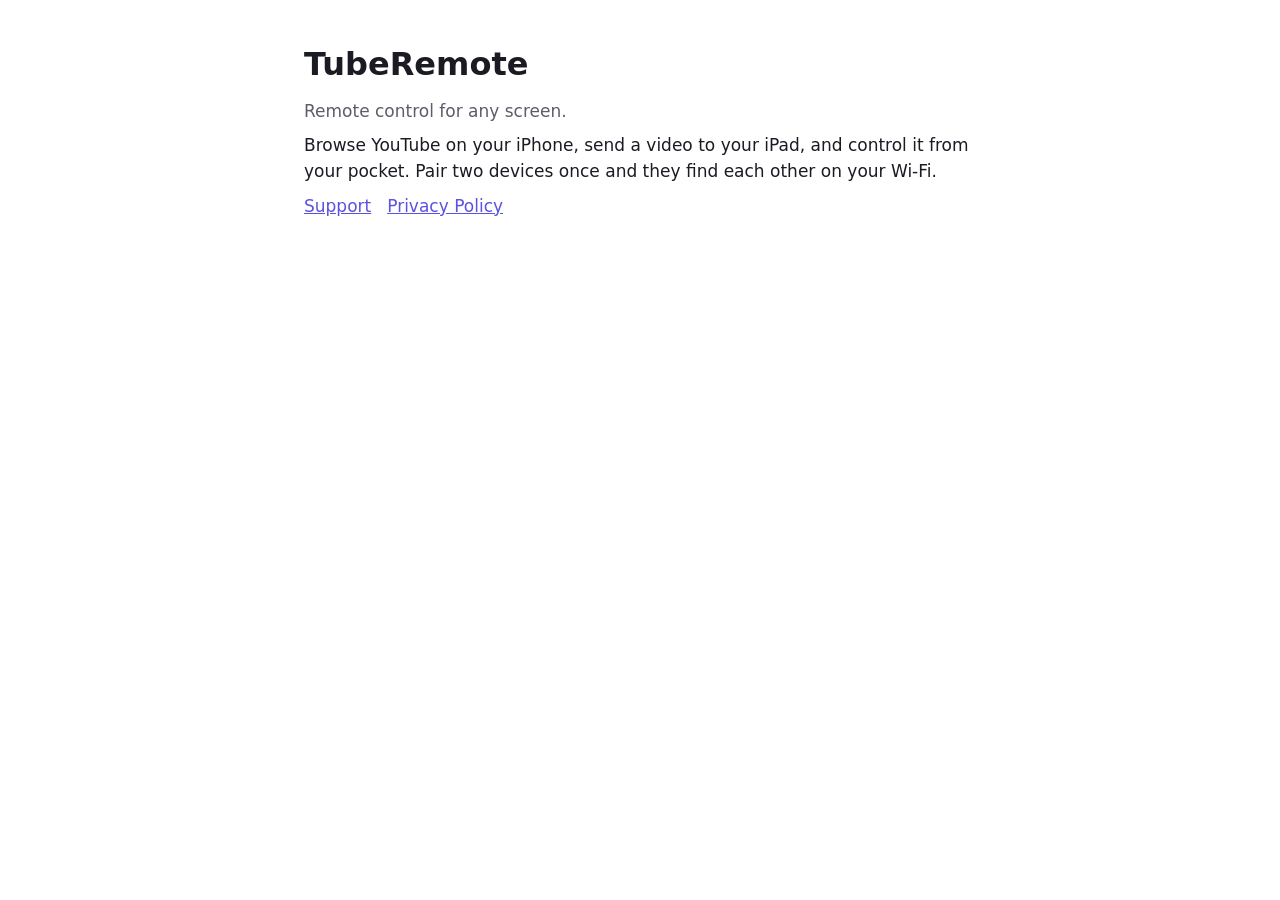
<file: site/index.html>
<!doctype html>
<html lang="en">
<head>
<meta charset="utf-8">
<meta name="viewport" content="width=device-width, initial-scale=1">
<title>TubeRemote</title>
<link rel="stylesheet" href="style.css">
</head>
<body>
<main>
<h1>TubeRemote</h1>
<p class="muted">Remote control for any screen.</p>
<p>Browse YouTube on your iPhone, send a video to your iPad, and control it from your pocket. Pair two devices once and they find each other on your Wi-Fi.</p>
<nav><a href="support/">Support</a><a href="privacy/">Privacy Policy</a></nav>
</main>
</body>
</html>
</file>
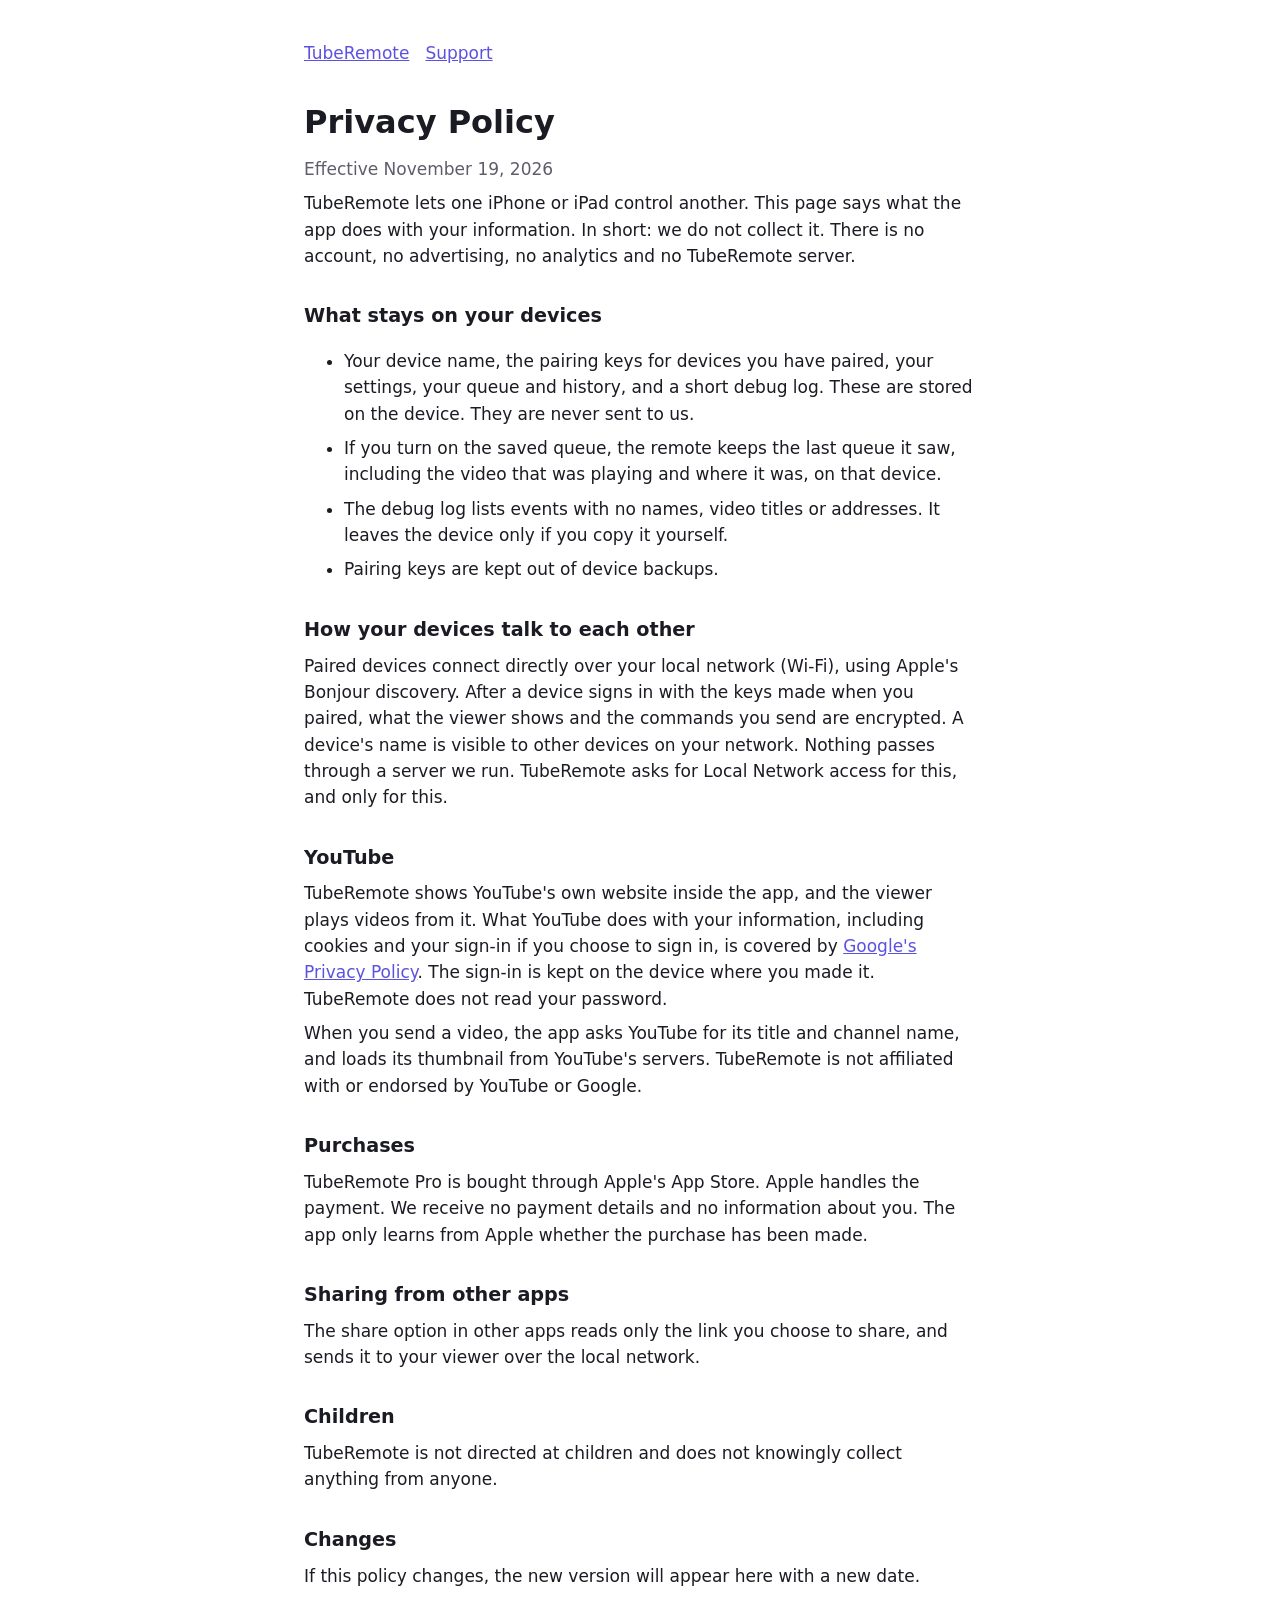
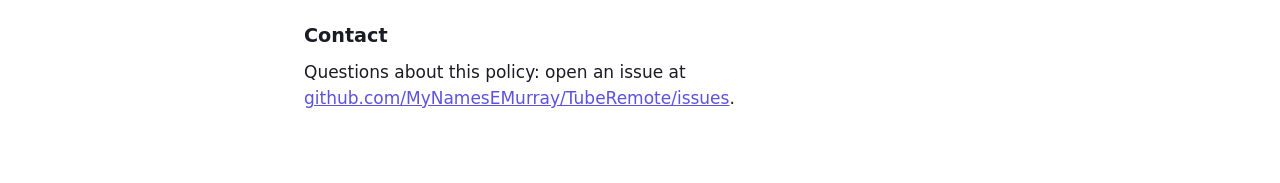
<file: site/privacy/index.html>
<!doctype html>
<html lang="en">
<head>
<meta charset="utf-8">
<meta name="viewport" content="width=device-width, initial-scale=1">
<title>TubeRemote Privacy Policy</title>
<link rel="stylesheet" href="../style.css">
</head>
<body>
<main>
<nav><a href="../">TubeRemote</a><a href="../support/">Support</a></nav>
<h1>Privacy Policy</h1>
<p class="muted">Effective November 19, 2026</p>

<p>TubeRemote lets one iPhone or iPad control another. This page says what the app does with your information. In short: we do not collect it. There is no account, no advertising, no analytics and no TubeRemote server.</p>

<h2>What stays on your devices</h2>
<ul>
<li>Your device name, the pairing keys for devices you have paired, your settings, your queue and history, and a short debug log. These are stored on the device. They are never sent to us.</li>
<li>If you turn on the saved queue, the remote keeps the last queue it saw, including the video that was playing and where it was, on that device.</li>
<li>The debug log lists events with no names, video titles or addresses. It leaves the device only if you copy it yourself.</li>
<li>Pairing keys are kept out of device backups.</li>
</ul>

<h2>How your devices talk to each other</h2>
<p>Paired devices connect directly over your local network (Wi-Fi), using Apple's Bonjour discovery. After a device signs in with the keys made when you paired, what the viewer shows and the commands you send are encrypted. A device's name is visible to other devices on your network. Nothing passes through a server we run. TubeRemote asks for Local Network access for this, and only for this.</p>

<h2>YouTube</h2>
<p>TubeRemote shows YouTube's own website inside the app, and the viewer plays videos from it. What YouTube does with your information, including cookies and your sign-in if you choose to sign in, is covered by <a href="https://policies.google.com/privacy">Google's Privacy Policy</a>. The sign-in is kept on the device where you made it. TubeRemote does not read your password.</p>
<p>When you send a video, the app asks YouTube for its title and channel name, and loads its thumbnail from YouTube's servers. TubeRemote is not affiliated with or endorsed by YouTube or Google.</p>

<h2>Purchases</h2>
<p>TubeRemote Pro is bought through Apple's App Store. Apple handles the payment. We receive no payment details and no information about you. The app only learns from Apple whether the purchase has been made.</p>

<h2>Sharing from other apps</h2>
<p>The share option in other apps reads only the link you choose to share, and sends it to your viewer over the local network.</p>

<h2>Children</h2>
<p>TubeRemote is not directed at children and does not knowingly collect anything from anyone.</p>

<h2>Changes</h2>
<p>If this policy changes, the new version will appear here with a new date.</p>

<h2>Contact</h2>
<p>Questions about this policy: open an issue at <a href="https://github.com/MyNamesEMurray/TubeRemote/issues">github.com/MyNamesEMurray/TubeRemote/issues</a>.</p>
</main>
</body>
</html>
</file>
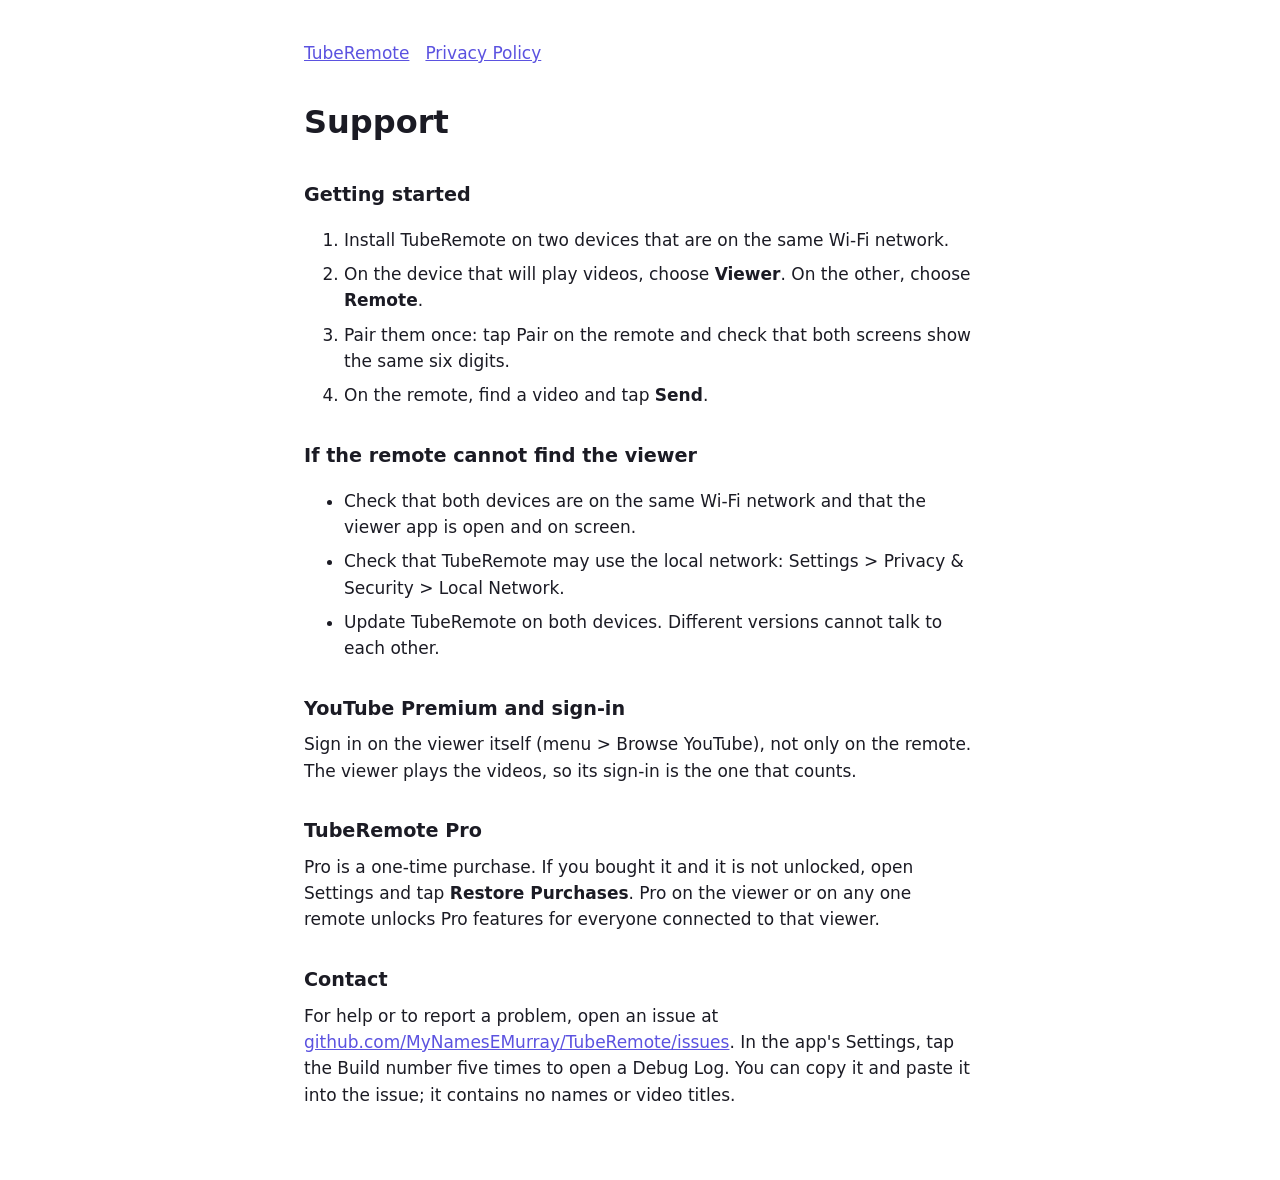
<file: site/support/index.html>
<!doctype html>
<html lang="en">
<head>
<meta charset="utf-8">
<meta name="viewport" content="width=device-width, initial-scale=1">
<title>TubeRemote Support</title>
<link rel="stylesheet" href="../style.css">
</head>
<body>
<main>
<nav><a href="../">TubeRemote</a><a href="../privacy/">Privacy Policy</a></nav>
<h1>Support</h1>

<h2>Getting started</h2>
<ol>
<li>Install TubeRemote on two devices that are on the same Wi-Fi network.</li>
<li>On the device that will play videos, choose <b>Viewer</b>. On the other, choose <b>Remote</b>.</li>
<li>Pair them once: tap Pair on the remote and check that both screens show the same six digits.</li>
<li>On the remote, find a video and tap <b>Send</b>.</li>
</ol>

<h2>If the remote cannot find the viewer</h2>
<ul>
<li>Check that both devices are on the same Wi-Fi network and that the viewer app is open and on screen.</li>
<li>Check that TubeRemote may use the local network: Settings &gt; Privacy &amp; Security &gt; Local Network.</li>
<li>Update TubeRemote on both devices. Different versions cannot talk to each other.</li>
</ul>

<h2>YouTube Premium and sign-in</h2>
<p>Sign in on the viewer itself (menu &gt; Browse YouTube), not only on the remote. The viewer plays the videos, so its sign-in is the one that counts.</p>

<h2>TubeRemote Pro</h2>
<p>Pro is a one-time purchase. If you bought it and it is not unlocked, open Settings and tap <b>Restore Purchases</b>. Pro on the viewer or on any one remote unlocks Pro features for everyone connected to that viewer.</p>

<h2>Contact</h2>
<p>For help or to report a problem, open an issue at <a href="https://github.com/MyNamesEMurray/TubeRemote/issues">github.com/MyNamesEMurray/TubeRemote/issues</a>. In the app's Settings, tap the Build number five times to open a Debug Log. You can copy it and paste it into the issue; it contains no names or video titles.</p>
</main>
</body>
</html>
</file>
<file: site/style.css>
:root { color-scheme: light dark; --bg: #fff; --fg: #1b1b24; --muted: #5d5d6b; --accent: #5b52e0; }
@media (prefers-color-scheme: dark) { :root { --bg: #0e0e14; --fg: #ececf3; --muted: #a3a3b3; --accent: #9d97ff; } }
body { margin: 0; background: var(--bg); color: var(--fg); font: 17px/1.55 -apple-system, system-ui, "Segoe UI", sans-serif; }
main { max-width: 42rem; margin: 0 auto; padding: 2.5rem 1.25rem 4rem; }
h1 { font-size: 2rem; margin: 0 0 .25rem; }
h2 { font-size: 1.2rem; margin: 2rem 0 .25rem; }
p, li { margin: .5rem 0; }
.muted { color: var(--muted); }
a { color: var(--accent); }
nav { margin-bottom: 2rem; }
nav a { margin-right: 1rem; }
</file>
